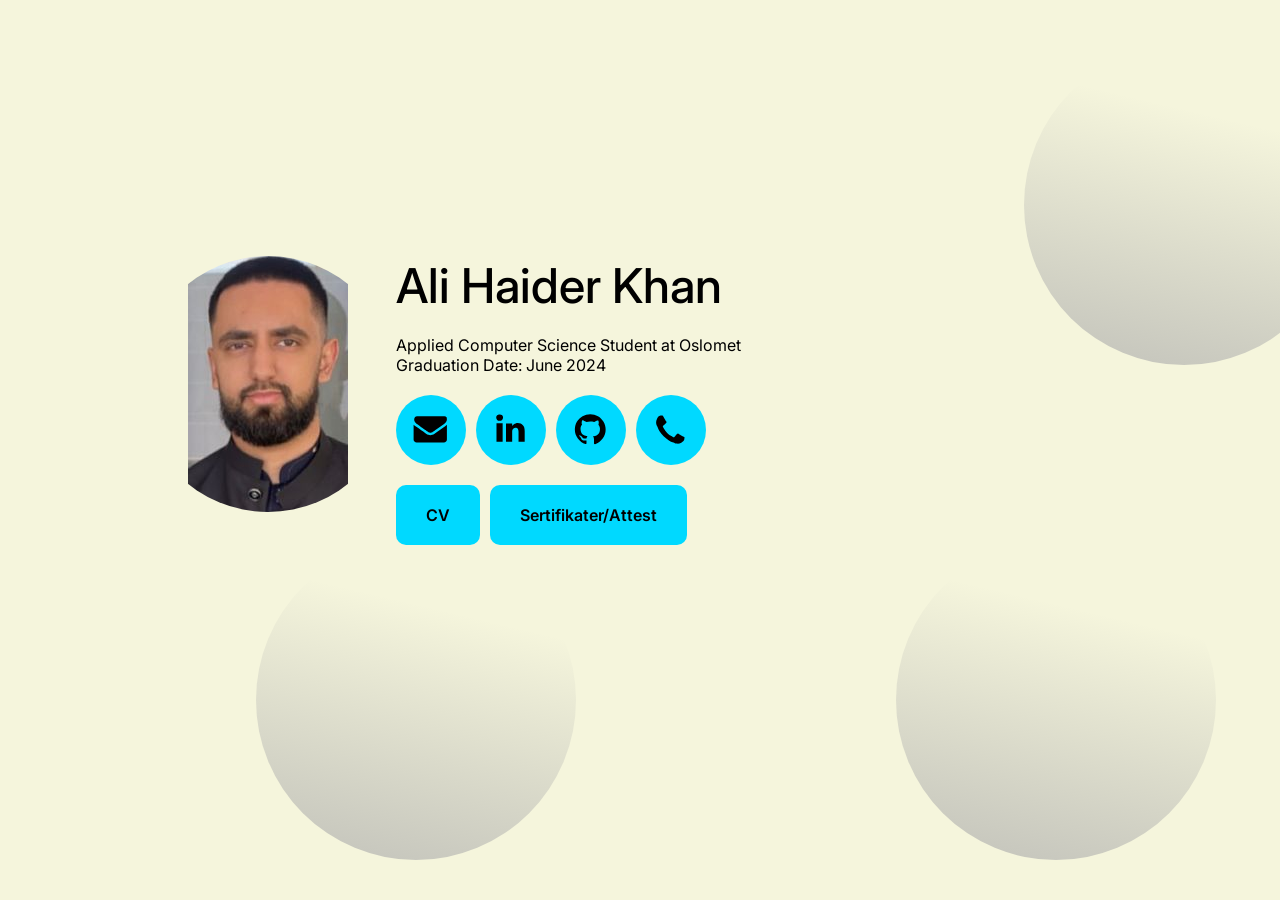
<file: index.html>
<!DOCTYPE html>
<html lang="en">
  <head>
    <meta charset="UTF-8" />
    <meta http-equiv="X-UA-Compatible" content="IE=edge" />
    <meta name="viewport" content="width=device-width, initial-scale=1.0" />
    <title>Portfolio</title>
    <link rel="stylesheet" href="style.css" />
  </head>
  <body>
    <svg
      xmlns="http://www.w3.org/2000/svg"
      version="1.1"
      xmlns:xlink="http://www.w3.org/1999/xlink"
      viewBox="0 0 40 40"
      display="none"
      width="0"
      height="0"
    >
      <symbol id="icon-90a" viewBox="0 0 40 40">
        <path
          d="M37.3,15.3v15.3c0,0.8-0.3,1.6-0.9,2.2c-0.6,0.6-1.4,0.9-2.2,0.9H5.8c-0.8,0-1.6-0.3-2.2-0.9s-0.9-1.4-0.9-2.2V15.3 c0.5,0.6,1.2,1.1,2,1.7c4.7,3.1,7.9,5.4,9.6,6.7c0.7,0.5,1.4,0.9,1.8,1.2c0.4,0.3,1,0.6,1.9,0.9c0.7,0.3,1.5,0.5,2.1,0.5l0,0 c0.6,0,1.4-0.2,2.1-0.5c0.7-0.3,1.4-0.6,1.9-0.9c0.4-0.3,1-0.7,1.8-1.2c2.2-1.6,5.4-3.8,9.6-6.7C36.1,16.5,36.7,15.9,37.3,15.3 L37.3,15.3z M37.3,9.6c0,1-0.3,2-0.9,2.9c-0.6,0.9-1.5,1.8-2.4,2.4c-4.9,3.3-7.9,5.4-9,6.2c-0.1,0.1-0.4,0.3-0.8,0.6 c-0.4,0.3-0.7,0.5-1,0.7c-0.3,0.2-0.6,0.4-1,0.6c-0.4,0.2-0.7,0.4-1.1,0.5c-0.4,0.1-0.6,0.2-0.9,0.2l0,0c-0.3,0-0.6-0.1-0.9-0.2 c-0.3-0.1-0.7-0.3-1.1-0.5c-0.4-0.2-0.7-0.4-1-0.6c-0.3-0.2-0.6-0.4-1-0.7c-0.4-0.3-0.7-0.5-0.8-0.6c-1.1-0.8-2.8-2-5.1-3.5 c-2.3-1.6-3.3-2.4-3.7-2.7c-0.8-0.5-1.6-1.2-2.3-2.2s-1-1.9-1-2.6c0-1,0.3-1.9,0.8-2.5c0.5-0.6,1.2-1,2.3-1h28.4 c0.8,0,1.6,0.3,2.2,0.9C37.1,8.1,37.3,8.8,37.3,9.6L37.3,9.6z"
        ></path>
      </symbol>
      <symbol id="icon-904" viewBox="0 0 40 40">
        <path
          d="M34.8,28.8c0,0.4-0.1,0.8-0.2,1.5c-0.1,0.6-0.2,1.1-0.5,1.4c-0.4,0.7-1.2,1.4-2.6,2.2C30.2,34.7,29,35,27.7,35 c-0.4,0-0.7,0-1.1-0.1c-0.4,0-0.7-0.1-1.2-0.2c-0.5-0.1-0.8-0.2-0.9-0.4c-0.2-0.1-0.6-0.2-1.2-0.5c-0.6-0.2-0.9-0.4-1.1-0.4 c-1.4-0.5-2.6-1.1-3.6-1.8c-1.8-1.1-3.6-2.6-5.5-4.4c-1.9-1.9-3.4-3.7-4.4-5.5C8,20.8,7.4,19.5,7,18.2c0-0.1-0.1-0.5-0.4-1.1 C6.4,16.5,6,16.2,6,16c-0.1-0.2-0.2-0.6-0.4-0.9c-0.1-0.5-0.2-0.8-0.2-1.2s-0.1-0.7-0.1-1.1c0-1.3,0.4-2.6,1.1-3.9 c0.8-1.5,1.5-2.5,2.2-2.7C9,6.1,9.4,5.9,10,5.8c0.6-0.1,1.1-0.2,1.5-0.2c0.2,0,0.4,0,0.5,0.1c0.2,0.1,0.6,0.6,1.1,1.5 c0.1,0.2,0.4,0.6,0.6,1.2c0.2,0.5,0.5,0.9,0.7,1.3c0.2,0.4,0.5,0.8,0.7,1.2c0,0,0.1,0.2,0.4,0.5c0.2,0.2,0.4,0.6,0.5,0.7 c0.1,0.2,0.1,0.4,0.1,0.6c0,0.2-0.2,0.6-0.6,1.1c-0.4,0.5-0.8,0.8-1.3,1.2s-0.9,0.7-1.3,1.1c-0.4,0.4-0.6,0.7-0.6,0.9 c0,0.1,0,0.2,0.1,0.5c0.1,0.2,0.1,0.4,0.2,0.5c0,0.1,0.1,0.2,0.4,0.5c0.1,0.2,0.2,0.4,0.2,0.4c1.1,1.9,2.2,3.5,3.6,4.9 c1.4,1.4,3,2.6,4.9,3.6c0,0,0.1,0.1,0.4,0.2c0.2,0.1,0.4,0.2,0.5,0.4c0.1,0,0.2,0.1,0.5,0.2c0.2,0.1,0.4,0.1,0.5,0.1 c0.2,0,0.6-0.2,0.9-0.6c0.4-0.4,0.7-0.8,1.1-1.3c0.4-0.5,0.7-0.9,1.2-1.3c0.5-0.4,0.8-0.6,1.1-0.6c0.2,0,0.4,0,0.6,0.1 c0.2,0.1,0.5,0.2,0.7,0.5c0.4,0.2,0.5,0.4,0.5,0.4c0.4,0.2,0.7,0.5,1.2,0.7c0.4,0.2,0.8,0.5,1.3,0.7c0.5,0.2,0.8,0.5,1.2,0.6 c0.9,0.5,1.5,0.8,1.6,1.1C34.8,28.5,34.8,28.6,34.8,28.8L34.8,28.8z"
        ></path>
      </symbol>
      <symbol id="icon-906" viewBox="0 0 40 40">
        <path
          d="M27.2,4.7v4.9h-2.9c-1.1,0-1.8,0.2-2.1,0.6c-0.4,0.5-0.6,1.1-0.6,2v3.5H27l-0.7,5.4h-4.7v14H16v-14h-4.7v-5.4H16v-4.1 c0-2.3,0.6-4.1,1.9-5.3s2.9-1.9,5.2-1.9C24.8,4.4,26.2,4.5,27.2,4.7L27.2,4.7z"
        ></path>
      </symbol>
      <symbol id="icon-907" viewBox="0 0 40 40">
        <path
          d="M36,20.3c0,3.5-1,6.6-3.1,9.4c-2,2.8-4.7,4.7-7.9,5.8c-0.4,0.1-0.6,0-0.8-0.1c-0.2-0.2-0.3-0.4-0.3-0.6v-4.4 c0-1.3-0.4-2.3-1.1-3c0.8-0.1,1.5-0.2,2.1-0.4c0.6-0.2,1.3-0.4,2-0.8c0.7-0.4,1.2-0.8,1.7-1.4c0.5-0.5,0.8-1.3,1.1-2.2 s0.4-2,0.4-3.1c0-1.7-0.5-3.1-1.6-4.3c0.5-1.3,0.5-2.7-0.2-4.2c-0.4-0.1-1,0-1.7,0.2c-0.7,0.3-1.4,0.6-1.9,0.9L24,12.5 c-1.3-0.4-2.6-0.5-4-0.5s-2.7,0.2-4,0.5c-0.2-0.2-0.5-0.3-0.9-0.6c-0.4-0.2-0.9-0.5-1.7-0.8c-0.8-0.3-1.4-0.4-1.8-0.3 c-0.6,1.6-0.7,3-0.1,4.2c-1.1,1.2-1.6,2.6-1.6,4.3c0,1.2,0.1,2.2,0.4,3.1s0.6,1.6,1.1,2.2s1,1,1.7,1.4c0.7,0.4,1.3,0.6,2,0.8 c0.6,0.2,1.3,0.3,2.1,0.4c-0.6,0.5-0.9,1.2-1,2.1c-0.3,0.1-0.6,0.2-0.9,0.3c-0.3,0.1-0.7,0.1-1.2,0.1c-0.5,0-0.9-0.1-1.4-0.4 c-0.5-0.3-0.8-0.7-1.2-1.3c-0.3-0.4-0.6-0.8-1-1.1c-0.4-0.3-0.8-0.4-1-0.5L9,26.5c-0.3,0-0.5,0-0.6,0.1c-0.1,0.1-0.1,0.1-0.1,0.2 c0,0.1,0.1,0.2,0.2,0.3c0.1,0.1,0.2,0.2,0.3,0.2l0.1,0.1c0.3,0.1,0.6,0.4,0.9,0.8s0.5,0.7,0.7,1.1l0.2,0.5c0.2,0.5,0.5,1,0.9,1.3 c0.4,0.3,0.9,0.5,1.4,0.6c0.5,0.1,1,0.1,1.4,0.1c0.5,0,0.9,0,1.2-0.1l0.5-0.1c0,0.5,0,1.1,0,1.9c0,0.7,0,1.1,0,1.1 c0,0.2-0.1,0.5-0.3,0.6c-0.2,0.2-0.5,0.2-0.8,0.1c-3.2-1.1-5.8-3-7.9-5.8S4,23.8,4,20.3c0-2.9,0.7-5.6,2.1-8S9.5,7.8,12,6.4 s5.1-2.1,8-2.1s5.6,0.7,8,2.1s4.4,3.4,5.8,5.8S36,17.4,36,20.3L36,20.3z"
        ></path>
      </symbol>
      <symbol id="icon-90b" viewBox="0 0 40 40">
        <path
          d="M12.1,13.8v19.1H5.7V13.8C5.7,13.8,12.1,13.8,12.1,13.8z M12.5,7.9c0,0.9-0.3,1.7-1,2.4c-0.7,0.6-1.5,0.9-2.6,0.9h0 c-1.1,0-1.9-0.3-2.5-0.9c-0.6-0.6-1-1.4-1-2.4c0-1,0.3-1.7,1-2.4S7.9,4.6,9,4.6s1.9,0.3,2.6,0.9S12.5,6.9,12.5,7.9z M35,22v11h-6.4 V22.7c0-1.4-0.3-2.4-0.8-3.2c-0.5-0.8-1.3-1.1-2.4-1.1c-0.8,0-1.5,0.2-2,0.7c-0.5,0.4-1,1-1.2,1.7c-0.1,0.4-0.2,0.9-0.2,1.6v10.7 h-6.4c0-5.1,0-9.3,0-12.5s0-5.1,0-5.7l0-0.9H22v2.8h0c0.3-0.4,0.5-0.8,0.8-1.1c0.3-0.3,0.6-0.6,1.1-1c0.5-0.4,1-0.6,1.7-0.8 c0.7-0.2,1.4-0.3,2.2-0.3c2.2,0,4,0.7,5.3,2.2C34.4,17,35,19.1,35,22L35,22z"
        ></path>
      </symbol>
    </svg>
    <div class="flex div1">
      <div class="image-container">
        <img src="ali.jpeg" />
      </div>

      <div class="info-container">
        <h1>Ali Haider Khan</h1>
        <p>
          Applied Computer Science Student at Oslomet <br />

          Graduation Date: June 2024
        </p>
        <div class="flex">
          <a href="mailto:ali_786@live.no" class="round">
            <svg>
              <use xlink:href="#icon-90a" />
            </svg>
          </a>
          <a
            href="https://www.linkedin.com/in/ali-haider-khan-b34752223/"
            target="_blank"
            class="round"
          >
            <svg>
              <use xlink:href="#icon-90b" />
            </svg>
          </a>
          <a
            href="https://github.com/AliHaider2002"
            target="_blank"
            class="round"
          >
            <svg>
              <use xlink:href="#icon-907" />
            </svg>
          </a>
          <a href="tel:+4745919941" class="round">
            <svg>
              <use xlink:href="#icon-904" />
            </svg>
          </a>
        </div>
        <div class="flex">
          <a href="Ali CV IT 2.pdf" class="button"> CV </a>
          <a href="attest-merged-compressed.pdf" class="button">
            Sertifikater/Attest
          </a>
        </div>
      </div>
    </div>

    <img class="medium-circle" src="./svgs/mediumcircle.svg" alt="" />
    <img class="medium-circle n2" src="./svgs/mediumcircle.svg" alt="" />
    <img class="medium-circle n3" src="./svgs/mediumcircle.svg" alt="" />
  </body>
</html>
</file>
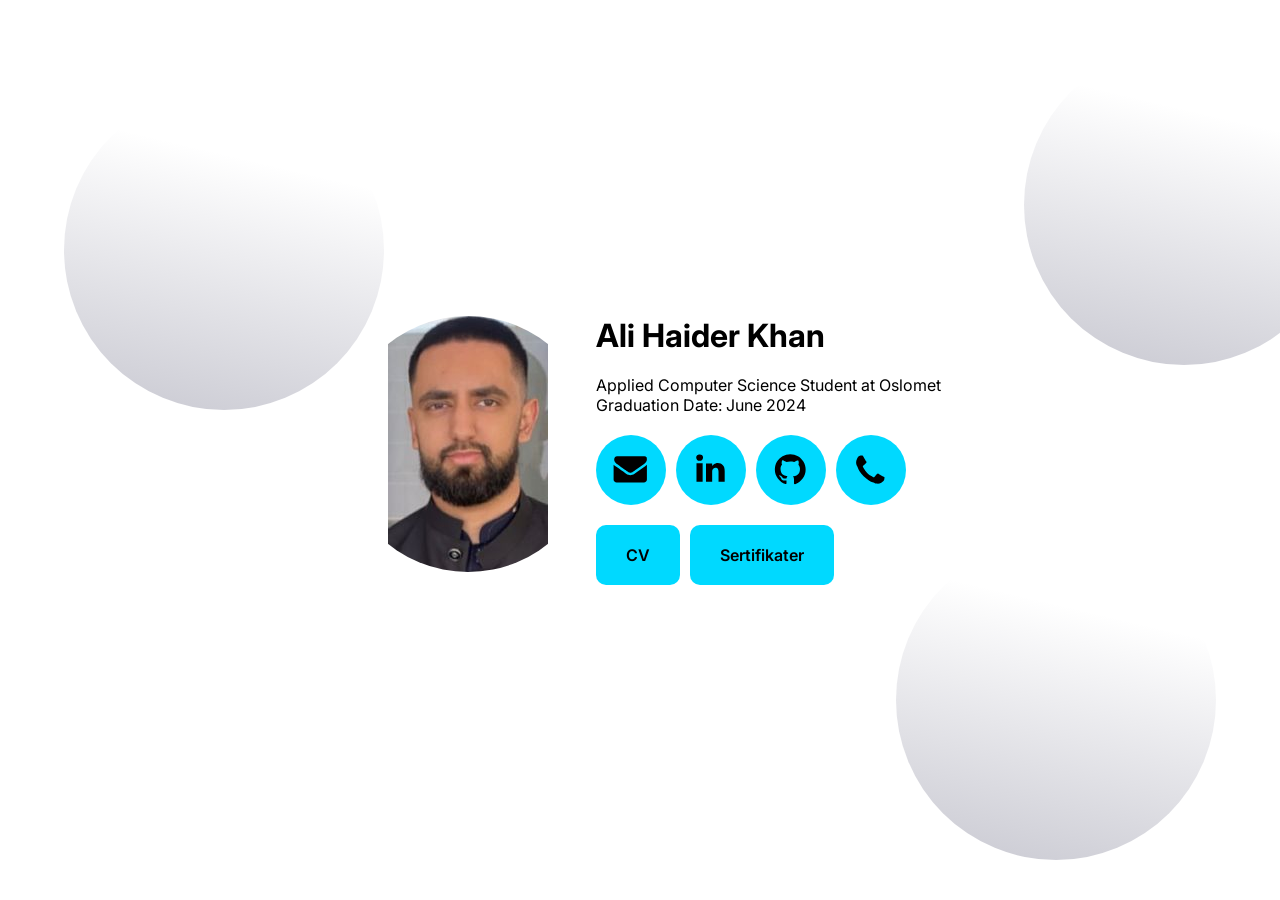
<file: portfolio/index.html>
<!DOCTYPE html>
<html lang="en">
  <head>
    <meta charset="UTF-8" />
    <meta http-equiv="X-UA-Compatible" content="IE=edge" />
    <meta name="viewport" content="width=device-width, initial-scale=1.0" />
    <title>Portfolio</title>
    <link rel="stylesheet" href="style.css" />
  </head>
  <body>
    <svg
      xmlns="http://www.w3.org/2000/svg"
      version="1.1"
      xmlns:xlink="http://www.w3.org/1999/xlink"
      viewBox="0 0 40 40"
      display="none"
      width="0"
      height="0"
    >
      <symbol id="icon-90a" viewBox="0 0 40 40">
        <path
          d="M37.3,15.3v15.3c0,0.8-0.3,1.6-0.9,2.2c-0.6,0.6-1.4,0.9-2.2,0.9H5.8c-0.8,0-1.6-0.3-2.2-0.9s-0.9-1.4-0.9-2.2V15.3 c0.5,0.6,1.2,1.1,2,1.7c4.7,3.1,7.9,5.4,9.6,6.7c0.7,0.5,1.4,0.9,1.8,1.2c0.4,0.3,1,0.6,1.9,0.9c0.7,0.3,1.5,0.5,2.1,0.5l0,0 c0.6,0,1.4-0.2,2.1-0.5c0.7-0.3,1.4-0.6,1.9-0.9c0.4-0.3,1-0.7,1.8-1.2c2.2-1.6,5.4-3.8,9.6-6.7C36.1,16.5,36.7,15.9,37.3,15.3 L37.3,15.3z M37.3,9.6c0,1-0.3,2-0.9,2.9c-0.6,0.9-1.5,1.8-2.4,2.4c-4.9,3.3-7.9,5.4-9,6.2c-0.1,0.1-0.4,0.3-0.8,0.6 c-0.4,0.3-0.7,0.5-1,0.7c-0.3,0.2-0.6,0.4-1,0.6c-0.4,0.2-0.7,0.4-1.1,0.5c-0.4,0.1-0.6,0.2-0.9,0.2l0,0c-0.3,0-0.6-0.1-0.9-0.2 c-0.3-0.1-0.7-0.3-1.1-0.5c-0.4-0.2-0.7-0.4-1-0.6c-0.3-0.2-0.6-0.4-1-0.7c-0.4-0.3-0.7-0.5-0.8-0.6c-1.1-0.8-2.8-2-5.1-3.5 c-2.3-1.6-3.3-2.4-3.7-2.7c-0.8-0.5-1.6-1.2-2.3-2.2s-1-1.9-1-2.6c0-1,0.3-1.9,0.8-2.5c0.5-0.6,1.2-1,2.3-1h28.4 c0.8,0,1.6,0.3,2.2,0.9C37.1,8.1,37.3,8.8,37.3,9.6L37.3,9.6z"
        ></path>
      </symbol>
      <symbol id="icon-904" viewBox="0 0 40 40">
        <path
          d="M34.8,28.8c0,0.4-0.1,0.8-0.2,1.5c-0.1,0.6-0.2,1.1-0.5,1.4c-0.4,0.7-1.2,1.4-2.6,2.2C30.2,34.7,29,35,27.7,35 c-0.4,0-0.7,0-1.1-0.1c-0.4,0-0.7-0.1-1.2-0.2c-0.5-0.1-0.8-0.2-0.9-0.4c-0.2-0.1-0.6-0.2-1.2-0.5c-0.6-0.2-0.9-0.4-1.1-0.4 c-1.4-0.5-2.6-1.1-3.6-1.8c-1.8-1.1-3.6-2.6-5.5-4.4c-1.9-1.9-3.4-3.7-4.4-5.5C8,20.8,7.4,19.5,7,18.2c0-0.1-0.1-0.5-0.4-1.1 C6.4,16.5,6,16.2,6,16c-0.1-0.2-0.2-0.6-0.4-0.9c-0.1-0.5-0.2-0.8-0.2-1.2s-0.1-0.7-0.1-1.1c0-1.3,0.4-2.6,1.1-3.9 c0.8-1.5,1.5-2.5,2.2-2.7C9,6.1,9.4,5.9,10,5.8c0.6-0.1,1.1-0.2,1.5-0.2c0.2,0,0.4,0,0.5,0.1c0.2,0.1,0.6,0.6,1.1,1.5 c0.1,0.2,0.4,0.6,0.6,1.2c0.2,0.5,0.5,0.9,0.7,1.3c0.2,0.4,0.5,0.8,0.7,1.2c0,0,0.1,0.2,0.4,0.5c0.2,0.2,0.4,0.6,0.5,0.7 c0.1,0.2,0.1,0.4,0.1,0.6c0,0.2-0.2,0.6-0.6,1.1c-0.4,0.5-0.8,0.8-1.3,1.2s-0.9,0.7-1.3,1.1c-0.4,0.4-0.6,0.7-0.6,0.9 c0,0.1,0,0.2,0.1,0.5c0.1,0.2,0.1,0.4,0.2,0.5c0,0.1,0.1,0.2,0.4,0.5c0.1,0.2,0.2,0.4,0.2,0.4c1.1,1.9,2.2,3.5,3.6,4.9 c1.4,1.4,3,2.6,4.9,3.6c0,0,0.1,0.1,0.4,0.2c0.2,0.1,0.4,0.2,0.5,0.4c0.1,0,0.2,0.1,0.5,0.2c0.2,0.1,0.4,0.1,0.5,0.1 c0.2,0,0.6-0.2,0.9-0.6c0.4-0.4,0.7-0.8,1.1-1.3c0.4-0.5,0.7-0.9,1.2-1.3c0.5-0.4,0.8-0.6,1.1-0.6c0.2,0,0.4,0,0.6,0.1 c0.2,0.1,0.5,0.2,0.7,0.5c0.4,0.2,0.5,0.4,0.5,0.4c0.4,0.2,0.7,0.5,1.2,0.7c0.4,0.2,0.8,0.5,1.3,0.7c0.5,0.2,0.8,0.5,1.2,0.6 c0.9,0.5,1.5,0.8,1.6,1.1C34.8,28.5,34.8,28.6,34.8,28.8L34.8,28.8z"
        ></path>
      </symbol>
      <symbol id="icon-906" viewBox="0 0 40 40">
        <path
          d="M27.2,4.7v4.9h-2.9c-1.1,0-1.8,0.2-2.1,0.6c-0.4,0.5-0.6,1.1-0.6,2v3.5H27l-0.7,5.4h-4.7v14H16v-14h-4.7v-5.4H16v-4.1 c0-2.3,0.6-4.1,1.9-5.3s2.9-1.9,5.2-1.9C24.8,4.4,26.2,4.5,27.2,4.7L27.2,4.7z"
        ></path>
      </symbol>
      <symbol id="icon-907" viewBox="0 0 40 40">
        <path
          d="M36,20.3c0,3.5-1,6.6-3.1,9.4c-2,2.8-4.7,4.7-7.9,5.8c-0.4,0.1-0.6,0-0.8-0.1c-0.2-0.2-0.3-0.4-0.3-0.6v-4.4 c0-1.3-0.4-2.3-1.1-3c0.8-0.1,1.5-0.2,2.1-0.4c0.6-0.2,1.3-0.4,2-0.8c0.7-0.4,1.2-0.8,1.7-1.4c0.5-0.5,0.8-1.3,1.1-2.2 s0.4-2,0.4-3.1c0-1.7-0.5-3.1-1.6-4.3c0.5-1.3,0.5-2.7-0.2-4.2c-0.4-0.1-1,0-1.7,0.2c-0.7,0.3-1.4,0.6-1.9,0.9L24,12.5 c-1.3-0.4-2.6-0.5-4-0.5s-2.7,0.2-4,0.5c-0.2-0.2-0.5-0.3-0.9-0.6c-0.4-0.2-0.9-0.5-1.7-0.8c-0.8-0.3-1.4-0.4-1.8-0.3 c-0.6,1.6-0.7,3-0.1,4.2c-1.1,1.2-1.6,2.6-1.6,4.3c0,1.2,0.1,2.2,0.4,3.1s0.6,1.6,1.1,2.2s1,1,1.7,1.4c0.7,0.4,1.3,0.6,2,0.8 c0.6,0.2,1.3,0.3,2.1,0.4c-0.6,0.5-0.9,1.2-1,2.1c-0.3,0.1-0.6,0.2-0.9,0.3c-0.3,0.1-0.7,0.1-1.2,0.1c-0.5,0-0.9-0.1-1.4-0.4 c-0.5-0.3-0.8-0.7-1.2-1.3c-0.3-0.4-0.6-0.8-1-1.1c-0.4-0.3-0.8-0.4-1-0.5L9,26.5c-0.3,0-0.5,0-0.6,0.1c-0.1,0.1-0.1,0.1-0.1,0.2 c0,0.1,0.1,0.2,0.2,0.3c0.1,0.1,0.2,0.2,0.3,0.2l0.1,0.1c0.3,0.1,0.6,0.4,0.9,0.8s0.5,0.7,0.7,1.1l0.2,0.5c0.2,0.5,0.5,1,0.9,1.3 c0.4,0.3,0.9,0.5,1.4,0.6c0.5,0.1,1,0.1,1.4,0.1c0.5,0,0.9,0,1.2-0.1l0.5-0.1c0,0.5,0,1.1,0,1.9c0,0.7,0,1.1,0,1.1 c0,0.2-0.1,0.5-0.3,0.6c-0.2,0.2-0.5,0.2-0.8,0.1c-3.2-1.1-5.8-3-7.9-5.8S4,23.8,4,20.3c0-2.9,0.7-5.6,2.1-8S9.5,7.8,12,6.4 s5.1-2.1,8-2.1s5.6,0.7,8,2.1s4.4,3.4,5.8,5.8S36,17.4,36,20.3L36,20.3z"
        ></path>
      </symbol>
      <symbol id="icon-90b" viewBox="0 0 40 40">
        <path
          d="M12.1,13.8v19.1H5.7V13.8C5.7,13.8,12.1,13.8,12.1,13.8z M12.5,7.9c0,0.9-0.3,1.7-1,2.4c-0.7,0.6-1.5,0.9-2.6,0.9h0 c-1.1,0-1.9-0.3-2.5-0.9c-0.6-0.6-1-1.4-1-2.4c0-1,0.3-1.7,1-2.4S7.9,4.6,9,4.6s1.9,0.3,2.6,0.9S12.5,6.9,12.5,7.9z M35,22v11h-6.4 V22.7c0-1.4-0.3-2.4-0.8-3.2c-0.5-0.8-1.3-1.1-2.4-1.1c-0.8,0-1.5,0.2-2,0.7c-0.5,0.4-1,1-1.2,1.7c-0.1,0.4-0.2,0.9-0.2,1.6v10.7 h-6.4c0-5.1,0-9.3,0-12.5s0-5.1,0-5.7l0-0.9H22v2.8h0c0.3-0.4,0.5-0.8,0.8-1.1c0.3-0.3,0.6-0.6,1.1-1c0.5-0.4,1-0.6,1.7-0.8 c0.7-0.2,1.4-0.3,2.2-0.3c2.2,0,4,0.7,5.3,2.2C34.4,17,35,19.1,35,22L35,22z"
        ></path>
      </symbol>
    </svg>
    <div class="flex">
      <div class="image-container">
        <img src="ali.jpeg" />
      </div>

      <div class="info-container">
        <h1>Ali Haider Khan</h1>
        <p>
          Applied Computer Science Student at Oslomet <br />

          Graduation Date: June 2024
        </p>
        <div class="flex">
          <a href="" class="round">
            <svg>
              <use xlink:href="#icon-90a" />
            </svg>
          </a>
          <a href="" class="round">
            <svg>
              <use xlink:href="#icon-90b" />
            </svg>
          </a>
          <a href="https://github.com/AliHaider2002" target="_blank" class="round">
            <svg>
              <use xlink:href="#icon-907" />
            </svg>
          </a>
          <a href="" class="round">
            <svg>
              <use xlink:href="#icon-904" />
            </svg>
          </a>
        </div>
        <div class="flex">
          <a href="" class="button"> CV </a>
          <a href="" class="button"> Sertifikater </a>
        </div>
      </div>
    </div>

    <img class="medium-circle" src="./svgs/mediumcircle.svg" alt="" />
    <img class="medium-circle n2" src="./svgs/mediumcircle.svg" alt="" />
    <img class="medium-circle n3" src="./svgs/mediumcircle.svg" alt="" />
  </body>
</html>
</file>
<file: style.css>
@import url("https://fonts.googleapis.com/css2?family=Inter:wght@100;200;300;400;500;600;700;800;900&display=swap");

* {
  font-family: "Inter", sans-serif;
  margin: 0px;
  box-sizing: border-box;
}
h1 {
  display: block;
  font-size: 3em;
  font-weight: 500;
}

html,
body {
  width: 100vw;
  height: 100vh;
  display: flex;
  justify-content: center;
  align-items: center;
  background-color: beige;
}
.flex {
  display: flex;
}
.image-container {
  width: 20vw;
  height: 20vw;
  overflow: hidden;
  display: flex;
  justify-content: center;
  align-items: center;
  border-radius: 999px;
  margin-left: 100px;
  margin-bottom: 100px;
}
.info-container {
  display: flex;
  justify-content: center;
  align-items: start;
  flex-direction: column;
  gap: 20px;
  margin-right: 500px;
  margin-bottom: 100px;
}
.round {
  width: 70px;
  height: 70px;
  border-radius: 999px;
  margin-right: 10px;
  background-color: rgb(0, 217, 255);
  display: flex;
  justify-content: center;
  align-items: center;
  transition: width 1s;
}
.round > svg {
  height: 55%;
  width: 55%;
}
.button {
  padding: 20px 30px;
  margin-right: 10px;
  text-decoration: none;
  background-color: rgb(0, 217, 255);
  border-radius: 10px;
  color: black;
  font-weight: 600;
  transition: 800ms;
}

.medium-circle {
  width: 25vw;
  position: absolute;
  top: 60vh;
  left: 20vw;
  right: 50vw;
}
.medium-circle.n2 {
  top: 5vh;
  left: 80vw;
}
.medium-circle.n3 {
  top: 60vh;
  left: 70vw;
}
@media (max-width: 800px) {
  .div1 {
    max-width: 100vw;
    flex-direction: column;
    height: 100vh;
    justify-content: center;
    padding: 20px;
  }
  .div1 > * {
    width: 100%;
  }
  .image-container {
    margin-left: 0;
    margin-bottom: 0;
    height: 70vh;
  }
}
</file>
<file: portfolio/style.css>
@import url("https://fonts.googleapis.com/css2?family=Inter:wght@100;200;300;400;500;600;700;800;900&display=swap");

* {
  font-family: "Inter", sans-serif;
  margin: 0px;
  box-sizing: border-box;
}
html,
body {
  width: 100vw;
  height: 100vh;
  display: flex;
  justify-content: center;
  align-items: center;
}
.flex {
  display: flex;
}
.image-container {
  width: 20vw;
  height: 20vw;
  overflow: hidden;
  display: flex;
  justify-content: center;
  align-items: center;
  border-radius: 999px;
}
.info-container {
  display: flex;
  justify-content: center;
  align-items: start;
  flex-direction: column;
  gap: 20px;
}
.round {
  width: 70px;
  height: 70px;
  border-radius: 999px;
  margin-right: 10px;
  background-color: rgb(0, 217, 255);
  display: flex;
  justify-content: center;
  align-items: center;
}
.round > svg {
  height: 55%;
  width: 55%;
}
.button {
  padding: 20px 30px;
  margin-right: 10px;
  text-decoration: none;
  background-color: rgb(0, 217, 255);
  border-radius: 10px;
  color: black;
  font-weight: 600;
}
.medium-circle {
  width: 25vw;
  position: absolute;
  top: 10vh;
  left: 5vw;
}
.medium-circle.n2 {
  top: 5vh;
  left: 80vw;
}
.medium-circle.n3 {
  top: 60vh;
  left: 70vw;
}
</file>
